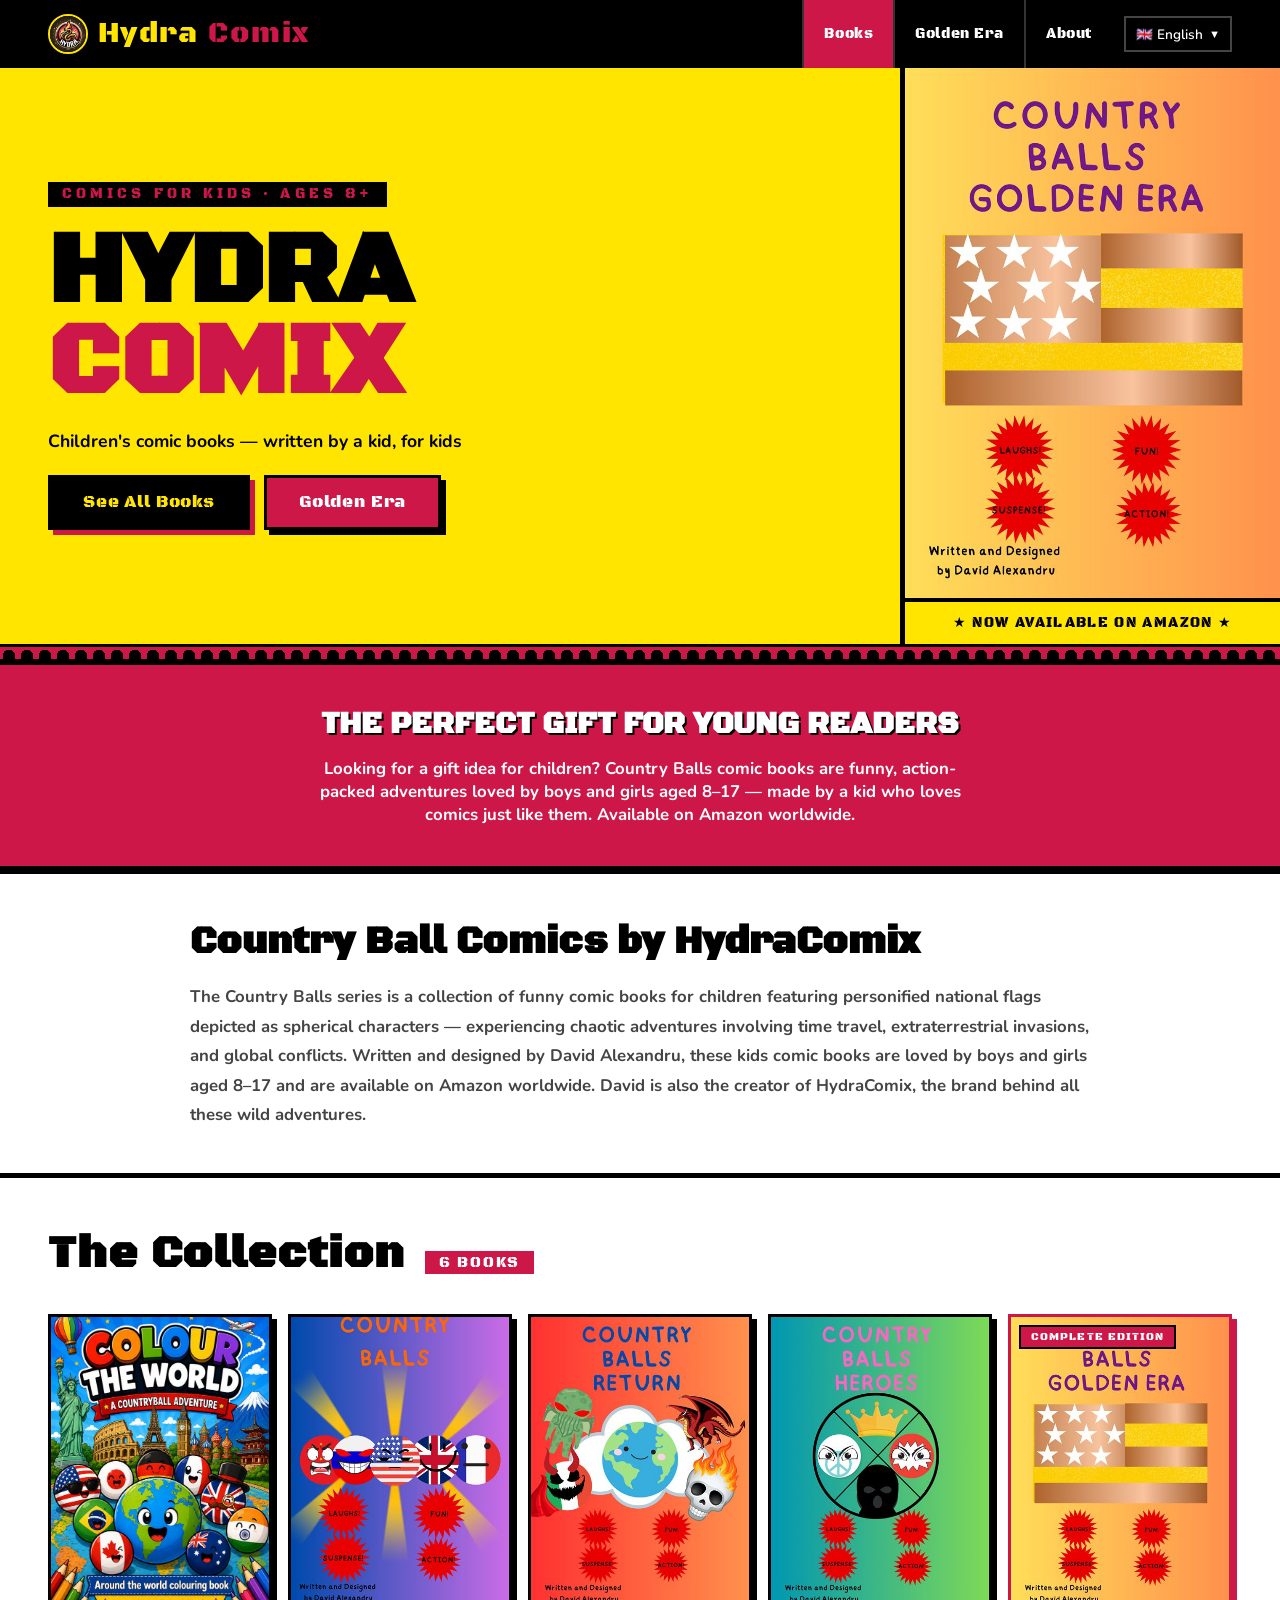
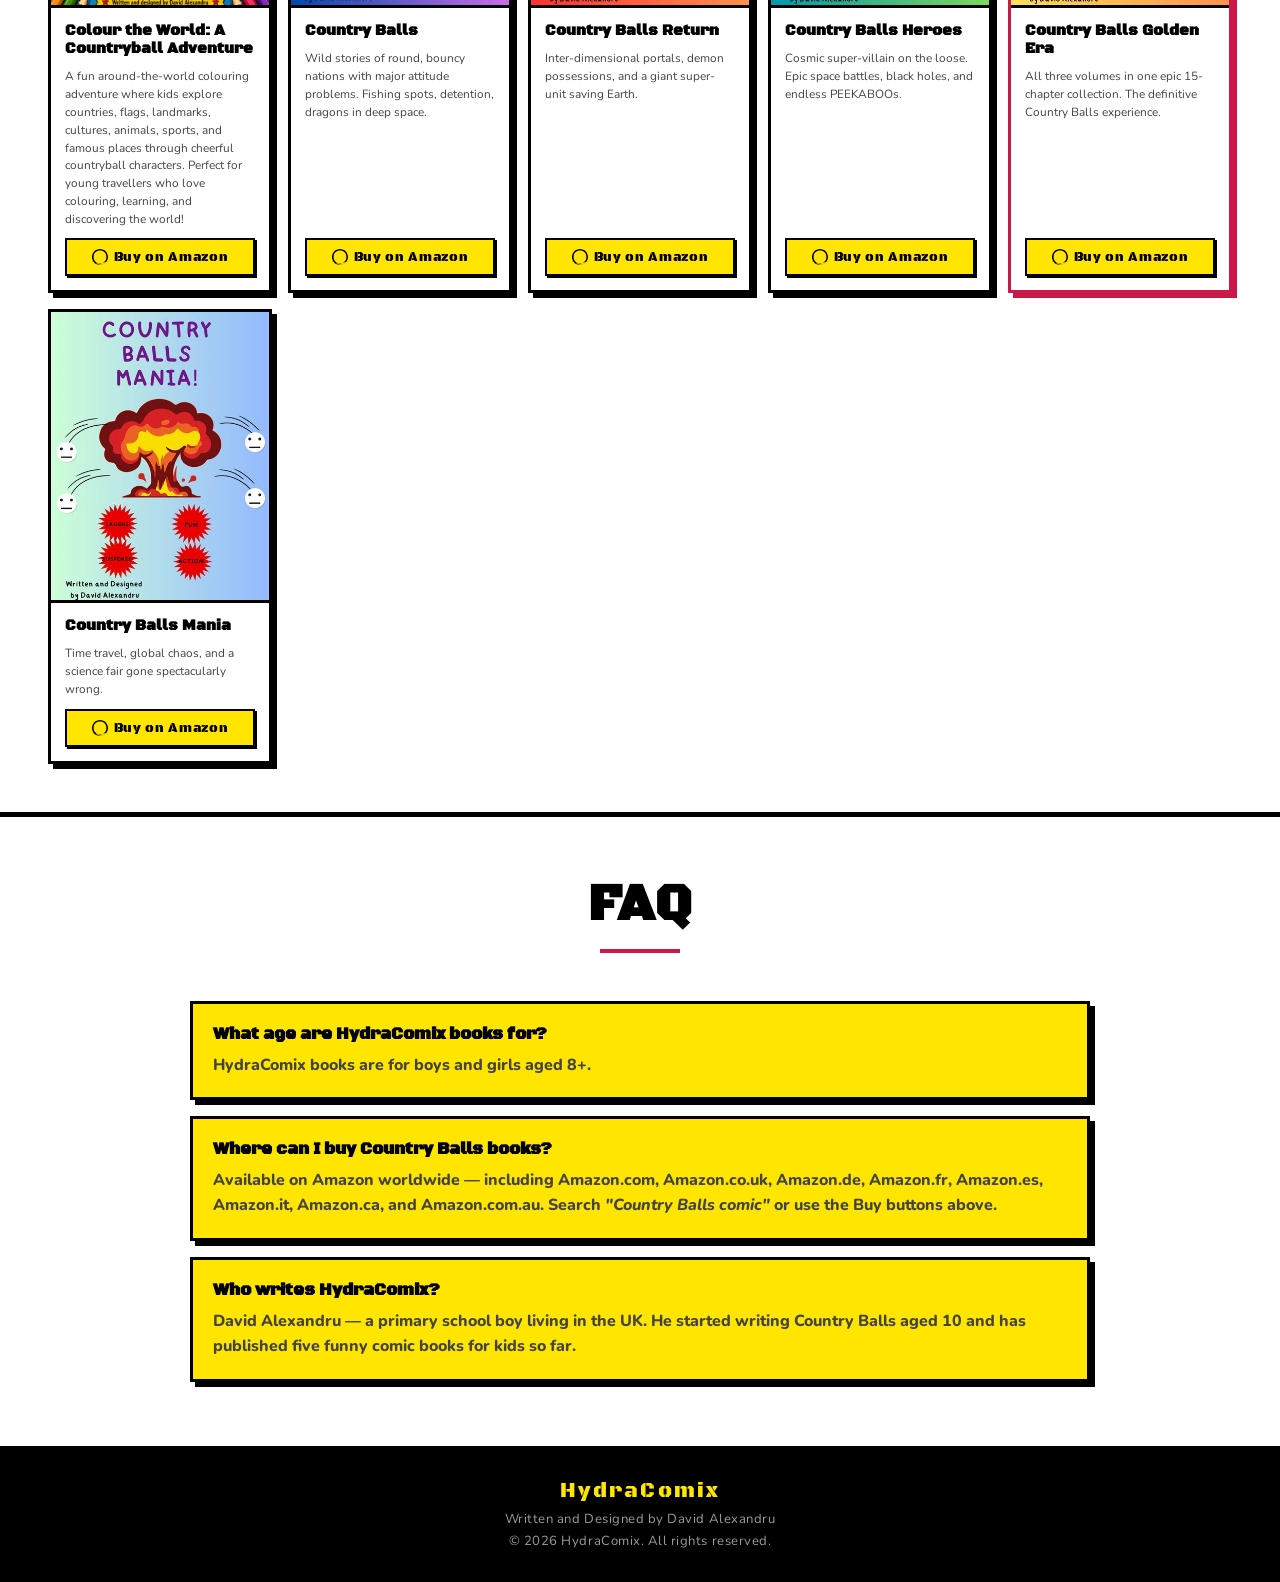
<file: index.html>
<!DOCTYPE html>
<html lang="en">
<head>
  <meta charset="UTF-8" />
  <meta name="viewport" content="width=device-width, initial-scale=1.0" />
  <title>HydraComix — Funny Comic Books for Boys &amp; Girls | Ages 8–17 | Available on Amazon</title>
  <meta name="description" content="HydraComix brings you funny comic books for boys and girls aged 8–17. The Country Balls series by David Alexandru — a brilliant gift idea for children, available on Amazon worldwide." />
  <link rel="canonical" href="https://www.hydra-comix.com/" />
  <!-- Open Graph -->
  <meta property="og:type" content="website" />
  <meta property="og:site_name" content="HydraComix" />
  <meta property="og:title" content="HydraComix — Funny Comic Books for Boys &amp; Girls | Ages 8–17 | Available on Amazon" />
  <meta property="og:description" content="HydraComix brings you funny comic books for boys and girls aged 8–17. The Country Balls series by David Alexandru — a brilliant gift idea for children, available on Amazon worldwide." />
  <meta property="og:url" content="https://www.hydra-comix.com/" />
  <meta property="og:image" content="https://www.hydra-comix.com/assets/images/social/hydracomix-og.jpg" />
  <meta property="og:image:alt" content="HydraComix Country Balls comic books for kids by David Alexandru" />
  <!-- Twitter Card -->
  <meta name="twitter:card" content="summary_large_image" />
  <meta name="twitter:title" content="HydraComix — Funny Comic Books for Boys &amp; Girls | Ages 8–17 | Available on Amazon" />
  <meta name="twitter:description" content="HydraComix brings you funny comic books for boys and girls aged 8–17. The Country Balls series by David Alexandru — a brilliant gift idea for children, available on Amazon worldwide." />
  <meta name="twitter:image" content="https://www.hydra-comix.com/assets/images/social/hydracomix-og.jpg" />
  <meta property="og:image:width" content="1200" />
  <meta property="og:image:height" content="630" />
  <!-- JSON-LD: Organization -->
  <script type="application/ld+json">
  {
    "@context": "https://schema.org",
    "@type": "Organization",
    "name": "HydraComix",
    "url": "https://www.hydra-comix.com/",
    "logo": "https://www.hydra-comix.com/assets/images/hydracomix-logo.jpg",
    "sameAs": ["https://github.com/ioanas78/hydra-comix-website"]
  }
  </script>
  <!-- JSON-LD: Book list -->
  <script type="application/ld+json">
  {
    "@context": "https://schema.org",
    "@type": "ItemList",
    "name": "Country Balls Children's Comic Books",
    "description": "Comic books for kids by David Alexandru — a perfect gift idea for children, boys and girls aged 8–17.",
    "itemListElement": [
      {
        "@type": "ListItem", "position": 1,
        "item": {
          "@type": "Book",
          "name": "Colour the World: A Countryball Adventure",
          "author": {"@type": "Person", "name": "David Alexandru"},
          "genre": "Children's Coloring Book",
          "inLanguage": "en",
          "audience": {"@type": "Audience", "audienceType": "Children"},
          "url": "https://www.amazon.co.uk/dp/B0H75TLTLW/",
          "image": "https://www.hydra-comix.com/assets/images/covers/country-balls-coloring-book-cover.jpg",
          "offers": {
            "@type": "Offer",
            "url": "https://www.amazon.co.uk/dp/B0H75TLTLW/",
            "availability": "https://schema.org/InStock"
          }
        }
      },
      {
        "@type": "ListItem", "position": 2,
        "item": {
          "@type": "Book",
          "name": "Country Balls",
          "author": {"@type": "Person", "name": "David Alexandru"},
          "genre": "Children's Comic Book",
          "inLanguage": "en",
          "audience": {"@type": "Audience", "audienceType": "Children"},
          "url": "https://www.amazon.co.uk/dp/B0DRYSM7GJ/",
          "image": "https://www.hydra-comix.com/assets/images/covers/country-balls-cover.jpg",
          "offers": {
            "@type": "Offer",
            "url": "https://www.amazon.co.uk/dp/B0DRYSM7GJ/",
            "availability": "https://schema.org/InStock"
          }
        }
      },
      {
        "@type": "ListItem", "position": 3,
        "item": {
          "@type": "Book",
          "name": "Country Balls Return",
          "author": {"@type": "Person", "name": "David Alexandru"},
          "genre": "Children's Comic Book",
          "inLanguage": "en",
          "audience": {"@type": "Audience", "audienceType": "Children"},
          "url": "https://www.amazon.co.uk/dp/B0DSSZMV83/",
          "image": "https://www.hydra-comix.com/assets/images/covers/country-balls-return-cover.jpg",
          "offers": {
            "@type": "Offer",
            "url": "https://www.amazon.co.uk/dp/B0DSSZMV83/",
            "availability": "https://schema.org/InStock"
          }
        }
      },
      {
        "@type": "ListItem", "position": 4,
        "item": {
          "@type": "Book",
          "name": "Country Balls Heroes",
          "author": {"@type": "Person", "name": "David Alexandru"},
          "genre": "Children's Comic Book",
          "inLanguage": "en",
          "audience": {"@type": "Audience", "audienceType": "Children"},
          "url": "https://www.amazon.co.uk/dp/B0DWKBCD7X/",
          "image": "https://www.hydra-comix.com/assets/images/covers/country-balls-heroes-cover.jpg",
          "offers": {
            "@type": "Offer",
            "url": "https://www.amazon.co.uk/dp/B0DWKBCD7X/",
            "availability": "https://schema.org/InStock"
          }
        }
      },
      {
        "@type": "ListItem", "position": 5,
        "item": {
          "@type": "Book",
          "name": "Country Balls Golden Era",
          "author": {"@type": "Person", "name": "David Alexandru"},
          "genre": "Children's Comic Book",
          "inLanguage": "en",
          "audience": {"@type": "Audience", "audienceType": "Children"},
          "url": "https://www.amazon.co.uk/dp/B0DZVQ4DCX/",
          "image": "https://www.hydra-comix.com/assets/images/covers/country-balls-golden-era-cover.jpg",
          "offers": {
            "@type": "Offer",
            "url": "https://www.amazon.co.uk/dp/B0DZVQ4DCX/",
            "availability": "https://schema.org/InStock"
          }
        }
      },
      {
        "@type": "ListItem", "position": 6,
        "item": {
          "@type": "Book",
          "name": "Country Balls Mania",
          "author": {"@type": "Person", "name": "David Alexandru"},
          "genre": "Children's Comic Book",
          "inLanguage": "en",
          "audience": {"@type": "Audience", "audienceType": "Children"},
          "url": "https://www.amazon.co.uk/dp/B0GJPTJBG5/",
          "image": "https://www.hydra-comix.com/assets/images/covers/country-balls-mania-cover.jpg",
          "offers": {
            "@type": "Offer",
            "url": "https://www.amazon.co.uk/dp/B0GJPTJBG5/",
            "availability": "https://schema.org/InStock"
          }
        }
      }
    ]
  }
  </script>
  <!-- JSON-LD: FAQ -->
  <script type="application/ld+json">
  {
    "@context": "https://schema.org",
    "@type": "FAQPage",
    "mainEntity": [
      {
        "@type": "Question",
        "name": "What age are HydraComix books for?",
        "acceptedAnswer": {
          "@type": "Answer",
          "text": "HydraComix books are for boys and girls aged 8+."
        }
      },
      {
        "@type": "Question",
        "name": "Where can I buy Country Balls books?",
        "acceptedAnswer": {
          "@type": "Answer",
          "text": "On Amazon."
        }
      },
      {
        "@type": "Question",
        "name": "Who writes HydraComix?",
        "acceptedAnswer": {
          "@type": "Answer",
          "text": "David Alexandru - a primary school boy living in the UK."
        }
      }
    ]
  }
  </script>
  <link rel="preconnect" href="https://fonts.googleapis.com" />
  <link rel="preconnect" href="https://fonts.gstatic.com" crossorigin />
  <link rel="stylesheet" href="styles.css" />
</head>
<body>

  <!-- ── Navbar ── -->
  <nav class="navbar">
    <a class="nav-brand" href="index.html">
      <img src="assets/images/hydracomix-logo.jpg" alt="HydraComix logo" class="nav-brand-logo" />
      Hydra<span>Comix</span>
    </a>

    <ul class="nav-links" id="nav-links">
      <li><a href="index.html" class="active" data-i18n="nav.books">Books</a></li>
      <li><a href="golden-era.html" data-i18n="nav.goldenEra">Golden Era</a></li>
      <li><a href="about.html" data-i18n="nav.about">About</a></li>
    </ul>

    <!-- Language dropdown -->
    <div class="lang-dropdown">
      <button class="lang-btn" type="button" aria-label="Select language" aria-haspopup="listbox" aria-expanded="false" aria-controls="lang-menu">
        <span id="lang-btn-label">🇬🇧 English</span>
        <span class="chevron">▼</span>
      </button>
      <div class="lang-menu" id="lang-menu" role="listbox" aria-label="Language options">
        <button class="lang-option active" type="button" data-lang="en" role="option" aria-selected="true">🇬🇧 English</button>
        <button class="lang-option coming-soon" type="button" data-lang="fr" role="option" aria-selected="false" disabled>🇫🇷 Français <span class="coming-soon-tag" data-i18n="lang.comingSoon">soon</span></button>
        <button class="lang-option coming-soon" type="button" data-lang="de" role="option" aria-selected="false" disabled>🇩🇪 Deutsch <span class="coming-soon-tag" data-i18n="lang.comingSoon">soon</span></button>
        <button class="lang-option coming-soon" type="button" data-lang="ro" role="option" aria-selected="false" disabled>🇷🇴 Română <span class="coming-soon-tag" data-i18n="lang.comingSoon">soon</span></button>
      </div>
    </div>

    <!-- Hamburger (mobile) -->
    <button class="hamburger" type="button" aria-label="Toggle menu" aria-expanded="false" aria-controls="nav-links">
      <span></span><span></span><span></span>
    </button>
  </nav>

  <!-- ── Hero ── -->
  <section class="hero">
    <div class="hero-left">
      <div class="hero-eyebrow">Comics for Kids · Ages 8+</div>
      <h1 class="hero-title">
        HYDRA<br/><span class="pink">COMIX</span>
      </h1>
      <p class="hero-sub" data-i18n="hero.subtitle">Comics by a kid, for kids</p>
      <div class="hero-cta-row">
        <a class="btn btn-primary" href="#books">See All Books</a>
        <a class="btn btn-secondary" href="golden-era.html">Golden Era</a>
      </div>
    </div>
    <div class="hero-right">
      <img src="assets/images/covers/country-balls-golden-era-cover-large.jpg" alt="Country Balls Golden Era comic book cover by David Alexandru" width="707" height="1000" fetchpriority="high" decoding="async" />
      <div class="hero-right-badge">★ NOW AVAILABLE ON AMAZON ★</div>
    </div>
  </section>

  <!-- ── Dot strip decoration ── -->
  <div class="dot-strip"></div>

  <!-- ── Gift Callout ── -->
  <section class="gift-callout">
    <h2 data-i18n="gift.title">The Perfect Gift for Young Readers</h2>
    <p data-i18n="gift.text">Looking for a gift idea for children? Country Balls comic books are a hit with boys and girls aged 8–17 — fun, colourful kids books made by a kid who loves comics just like them. A present idea that children actually want to read.</p>
  </section>

  <section class="series-intro" aria-labelledby="series-intro-title">
    <h2 id="series-intro-title">Country Ball Comics by HydraComix</h2>
    <p>The Country Balls series is a collection of funny comic books for children featuring personified national flags depicted as spherical characters — experiencing chaotic adventures involving time travel, extraterrestrial invasions, and global conflicts. Written and designed by David Alexandru, these kids comic books are loved by boys and girls aged 8–17 and are available on Amazon worldwide. David is also the creator of HydraComix, the brand behind all these wild adventures.</p>
  </section>

  <!-- ── Books Section ── -->
  <section class="books-section" id="books">
    <div class="books-header">
      <h2 class="books-title" data-i18n="books.sectionTitle">The Collection</h2>
      <span class="books-count">6 BOOKS</span>
    </div>

    <div class="books-grid">

      <!-- Book 1: Colour the World (coloring book) -->
      <article class="book-card">
        <div class="book-cover">
          <img src="assets/images/covers/country-balls-coloring-book-cover.jpg" alt="Colour the World: A Countryball Adventure coloring book cover by David Alexandru" width="450" height="600" loading="lazy" decoding="async" />
        </div>
        <div class="book-body">
          <h3 class="book-title">Colour the World: A Countryball Adventure</h3>
          <p class="book-desc">A fun around-the-world colouring adventure where kids explore countries, flags, landmarks, cultures, animals, sports, and famous places through cheerful countryball characters. Perfect for young travellers who love colouring, learning, and discovering the world!</p>
          <a class="btn-amazon"
             href="https://www.amazon.co.uk/dp/B0H75TLTLW/"
             target="_blank" rel="noopener">
            <svg viewBox="0 0 24 24" xmlns="http://www.w3.org/2000/svg"><path d="M.045 18.02c.072-.116.187-.124.348-.022 3.636 2.11 7.594 3.166 11.87 3.166 2.852 0 5.668-.533 8.447-1.595l.315-.14c.138-.06.234-.1.293-.13.226-.088.39.025.293.226-.236.506-1.136 1.308-2.693 2.406-1.555 1.1-3.3 1.65-5.234 1.65-2.007 0-3.87-.527-5.585-1.583-1.715-1.055-2.955-2.345-3.72-3.873-.08-.156-.056-.28.052-.388zM12 0C5.373 0 0 5.373 0 12s5.373 12 12 12 12-5.373 12-12S18.627 0 12 0zm0 21.6C6.48 21.6 2.4 17.52 2.4 12S6.48 2.4 12 2.4 21.6 6.48 21.6 12 17.52 21.6 12 21.6z"/></svg>
            <span data-i18n="books.buyButton">Buy on Amazon</span>
          </a>
        </div>
      </article>

      <!-- Book 2: Country Balls -->
      <article class="book-card">
        <div class="book-cover">
          <img src="assets/images/covers/country-balls-cover.jpg" alt="Country Balls comic book cover by David Alexandru" width="424" height="600" loading="lazy" decoding="async" />
        </div>
        <div class="book-body">
          <h3 class="book-title">Country Balls</h3>
          <p class="book-desc">Wild stories of round, bouncy nations with major attitude problems. Fishing spots, detention, dragons in deep space.</p>
          <a class="btn-amazon"
             href="https://www.amazon.co.uk/dp/B0DRYSM7GJ/"
             target="_blank" rel="noopener">
            <svg viewBox="0 0 24 24" xmlns="http://www.w3.org/2000/svg"><path d="M.045 18.02c.072-.116.187-.124.348-.022 3.636 2.11 7.594 3.166 11.87 3.166 2.852 0 5.668-.533 8.447-1.595l.315-.14c.138-.06.234-.1.293-.13.226-.088.39.025.293.226-.236.506-1.136 1.308-2.693 2.406-1.555 1.1-3.3 1.65-5.234 1.65-2.007 0-3.87-.527-5.585-1.583-1.715-1.055-2.955-2.345-3.72-3.873-.08-.156-.056-.28.052-.388zM12 0C5.373 0 0 5.373 0 12s5.373 12 12 12 12-5.373 12-12S18.627 0 12 0zm0 21.6C6.48 21.6 2.4 17.52 2.4 12S6.48 2.4 12 2.4 21.6 6.48 21.6 12 17.52 21.6 12 21.6z"/></svg>
            <span data-i18n="books.buyButton">Buy on Amazon</span>
          </a>
        </div>
      </article>

      <!-- Book 3: Country Balls Return -->
      <article class="book-card">
        <div class="book-cover">
          <img src="assets/images/covers/country-balls-return-cover.jpg" alt="Country Balls Return comic book cover by David Alexandru" width="424" height="600" loading="lazy" decoding="async" />
        </div>
        <div class="book-body">
          <h3 class="book-title">Country Balls Return</h3>
          <p class="book-desc">Inter-dimensional portals, demon possessions, and a giant super-unit saving Earth.</p>
          <a class="btn-amazon"
             href="https://www.amazon.co.uk/dp/B0DSSZMV83/"
             target="_blank" rel="noopener">
            <svg viewBox="0 0 24 24" xmlns="http://www.w3.org/2000/svg"><path d="M.045 18.02c.072-.116.187-.124.348-.022 3.636 2.11 7.594 3.166 11.87 3.166 2.852 0 5.668-.533 8.447-1.595l.315-.14c.138-.06.234-.1.293-.13.226-.088.39.025.293.226-.236.506-1.136 1.308-2.693 2.406-1.555 1.1-3.3 1.65-5.234 1.65-2.007 0-3.87-.527-5.585-1.583-1.715-1.055-2.955-2.345-3.72-3.873-.08-.156-.056-.28.052-.388zM12 0C5.373 0 0 5.373 0 12s5.373 12 12 12 12-5.373 12-12S18.627 0 12 0zm0 21.6C6.48 21.6 2.4 17.52 2.4 12S6.48 2.4 12 2.4 21.6 6.48 21.6 12 17.52 21.6 12 21.6z"/></svg>
            <span data-i18n="books.buyButton">Buy on Amazon</span>
          </a>
        </div>
      </article>

      <!-- Book 4: Country Balls Heroes -->
      <article class="book-card">
        <div class="book-cover">
          <img src="assets/images/covers/country-balls-heroes-cover.jpg" alt="Country Balls Heroes comic book cover by David Alexandru" width="424" height="600" loading="lazy" decoding="async" />
        </div>
        <div class="book-body">
          <h3 class="book-title">Country Balls Heroes</h3>
          <p class="book-desc">Cosmic super-villain on the loose. Epic space battles, black holes, and endless PEEKABOOs.</p>
          <a class="btn-amazon"
             href="https://www.amazon.co.uk/dp/B0DWKBCD7X/"
             target="_blank" rel="noopener">
            <svg viewBox="0 0 24 24" xmlns="http://www.w3.org/2000/svg"><path d="M.045 18.02c.072-.116.187-.124.348-.022 3.636 2.11 7.594 3.166 11.87 3.166 2.852 0 5.668-.533 8.447-1.595l.315-.14c.138-.06.234-.1.293-.13.226-.088.39.025.293.226-.236.506-1.136 1.308-2.693 2.406-1.555 1.1-3.3 1.65-5.234 1.65-2.007 0-3.87-.527-5.585-1.583-1.715-1.055-2.955-2.345-3.72-3.873-.08-.156-.056-.28.052-.388zM12 0C5.373 0 0 5.373 0 12s5.373 12 12 12 12-5.373 12-12S18.627 0 12 0zm0 21.6C6.48 21.6 2.4 17.52 2.4 12S6.48 2.4 12 2.4 21.6 6.48 21.6 12 17.52 21.6 12 21.6z"/></svg>
            <span data-i18n="books.buyButton">Buy on Amazon</span>
          </a>
        </div>
      </article>

      <!-- Book 5: Country Balls Golden Era (featured) -->
      <article class="book-card featured">
        <div class="book-cover">
          <img src="assets/images/covers/country-balls-golden-era-cover.jpg" alt="Country Balls Golden Era comic book cover by David Alexandru" width="424" height="600" loading="lazy" decoding="async" />
          <span class="featured-badge" data-i18n="books.featuredBadge">Complete Edition</span>
        </div>
        <div class="book-body">
          <h3 class="book-title">Country Balls Golden Era</h3>
          <p class="book-desc">All three volumes in one epic 15-chapter collection. The definitive Country Balls experience.</p>
          <a class="btn-amazon"
             href="https://www.amazon.co.uk/dp/B0DZVQ4DCX/"
             target="_blank" rel="noopener">
            <svg viewBox="0 0 24 24" xmlns="http://www.w3.org/2000/svg"><path d="M.045 18.02c.072-.116.187-.124.348-.022 3.636 2.11 7.594 3.166 11.87 3.166 2.852 0 5.668-.533 8.447-1.595l.315-.14c.138-.06.234-.1.293-.13.226-.088.39.025.293.226-.236.506-1.136 1.308-2.693 2.406-1.555 1.1-3.3 1.65-5.234 1.65-2.007 0-3.87-.527-5.585-1.583-1.715-1.055-2.955-2.345-3.72-3.873-.08-.156-.056-.28.052-.388zM12 0C5.373 0 0 5.373 0 12s5.373 12 12 12 12-5.373 12-12S18.627 0 12 0zm0 21.6C6.48 21.6 2.4 17.52 2.4 12S6.48 2.4 12 2.4 21.6 6.48 21.6 12 17.52 21.6 12 21.6z"/></svg>
            <span data-i18n="books.buyButton">Buy on Amazon</span>
          </a>
        </div>
      </article>

      <!-- Book 6: Country Balls Mania -->
      <article class="book-card">
        <div class="book-cover">
          <img src="assets/images/covers/country-balls-mania-cover.jpg" alt="Country Balls Mania comic book cover by David Alexandru" width="424" height="600" loading="lazy" decoding="async" />
        </div>
        <div class="book-body">
          <h3 class="book-title">Country Balls Mania</h3>
          <p class="book-desc">Time travel, global chaos, and a science fair gone spectacularly wrong.</p>
          <a class="btn-amazon"
             href="https://www.amazon.co.uk/dp/B0GJPTJBG5/"
             target="_blank" rel="noopener">
            <svg viewBox="0 0 24 24" xmlns="http://www.w3.org/2000/svg"><path d="M.045 18.02c.072-.116.187-.124.348-.022 3.636 2.11 7.594 3.166 11.87 3.166 2.852 0 5.668-.533 8.447-1.595l.315-.14c.138-.06.234-.1.293-.13.226-.088.39.025.293.226-.236.506-1.136 1.308-2.693 2.406-1.555 1.1-3.3 1.65-5.234 1.65-2.007 0-3.87-.527-5.585-1.583-1.715-1.055-2.955-2.345-3.72-3.873-.08-.156-.056-.28.052-.388zM12 0C5.373 0 0 5.373 0 12s5.373 12 12 12 12-5.373 12-12S18.627 0 12 0zm0 21.6C6.48 21.6 2.4 17.52 2.4 12S6.48 2.4 12 2.4 21.6 6.48 21.6 12 17.52 21.6 12 21.6z"/></svg>
            <span data-i18n="books.buyButton">Buy on Amazon</span>
          </a>
        </div>
      </article>

    </div><!-- /books-grid -->
  </section>

  <section class="faq-section" aria-labelledby="faq-title">
    <h2 id="faq-title" class="section-title">FAQ</h2>
    <div class="section-divider"></div>
    <div class="faq-list">
      <article class="faq-item">
        <h3>What age are HydraComix books for?</h3>
        <p>HydraComix books are for boys and girls aged 8+.</p>
      </article>
      <article class="faq-item">
        <h3>Where can I buy Country Balls books?</h3>
        <p>Available on Amazon worldwide — including Amazon.com, Amazon.co.uk, Amazon.de, Amazon.fr, Amazon.es, Amazon.it, Amazon.ca, and Amazon.com.au. Search <em>"Country Balls comic"</em> or use the Buy buttons above.</p>
      </article>
      <article class="faq-item">
        <h3>Who writes HydraComix?</h3>
        <p>David Alexandru — a primary school boy living in the UK. He started writing Country Balls aged 10 and has published five funny comic books for kids so far.</p>
      </article>
    </div>
  </section>

  <!-- ── Footer ── -->
  <footer class="footer">
    <div class="footer-logo-text">HydraComix</div>
    <p class="footer-tagline" data-i18n="footer.tagline">Written and Designed by David Alexandru</p>
    <p class="footer-copy" data-i18n="footer.copyright">© 2026 HydraComix. All rights reserved.</p>
  </footer>

  <script src="i18n.js"></script>
</body>
</html>
</file>
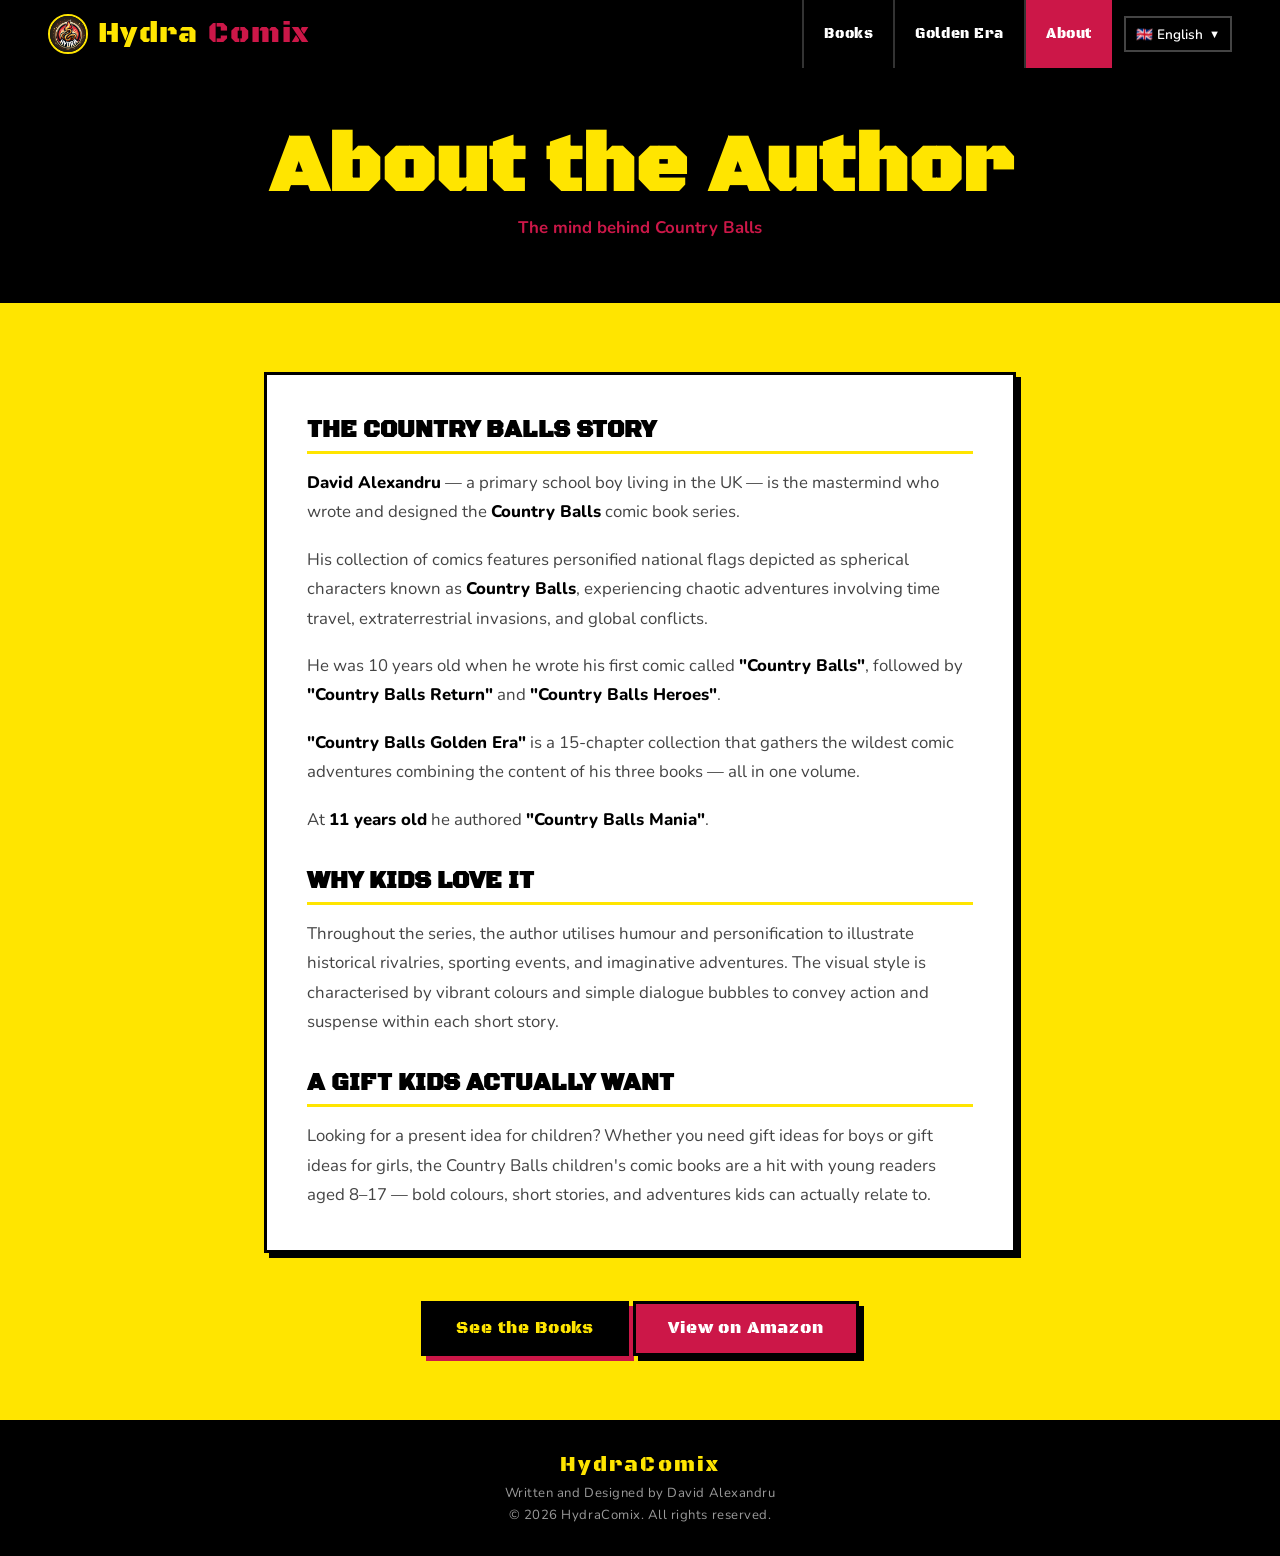
<file: about.html>
<!DOCTYPE html>
<html lang="en">
<head>
  <meta charset="UTF-8" />
  <meta name="viewport" content="width=device-width, initial-scale=1.0" />
  <title>About David Alexandru — Author of HydraComix Children's Comic Books</title>
  <meta name="description" content="Meet David Alexandru, young UK author of the Country Balls funny comic books for boys and girls aged 8–17. Five kids comic books available on Amazon worldwide." />
  <link rel="canonical" href="https://www.hydra-comix.com/about.html" />
  <!-- Open Graph -->
  <meta property="og:type" content="profile" />
  <meta property="og:site_name" content="HydraComix" />
  <meta property="og:title" content="About David Alexandru — Author of HydraComix Children's Comic Books" />
  <meta property="og:description" content="Meet David Alexandru, young UK author of the Country Balls funny comic books for boys and girls aged 8–17. Five kids comic books available on Amazon worldwide." />
  <meta property="og:url" content="https://www.hydra-comix.com/about.html" />
  <meta property="og:image" content="https://www.hydra-comix.com/assets/images/social/hydracomix-og.jpg" />
  <meta property="og:image:alt" content="HydraComix Country Balls comic books by David Alexandru" />
  <!-- Twitter Card -->
  <meta name="twitter:card" content="summary_large_image" />
  <meta name="twitter:title" content="About David Alexandru — Author of HydraComix Children's Comic Books" />
  <meta name="twitter:description" content="Meet David Alexandru, young UK author of the Country Balls funny comic books for boys and girls aged 8–17. Five kids comic books available on Amazon worldwide." />
  <meta name="twitter:image" content="https://www.hydra-comix.com/assets/images/social/hydracomix-og.jpg" />
  <meta property="og:image:width" content="1200" />
  <meta property="og:image:height" content="630" />
  <!-- JSON-LD: Person -->
  <script type="application/ld+json">
  {
    "@context": "https://schema.org",
    "@type": "Person",
    "name": "David Alexandru",
    "jobTitle": "Children's Comic Book Author",
    "worksFor": {"@type": "Organization", "name": "HydraComix"},
    "description": "Young UK-based author and designer of the Country Balls children's comic book series — five kids books featuring personified national flags in chaotic adventures.",
    "url": "https://www.hydra-comix.com/about.html",
    "sameAs": ["https://www.amazon.co.uk/stores/David-Alexandru/author/B0F5HLY1M5"]
  }
  </script>
  <!-- JSON-LD: Breadcrumbs -->
  <script type="application/ld+json">
  {
    "@context": "https://schema.org",
    "@type": "BreadcrumbList",
    "itemListElement": [
      {
        "@type": "ListItem",
        "position": 1,
        "name": "HydraComix",
        "item": "https://www.hydra-comix.com/"
      },
      {
        "@type": "ListItem",
        "position": 2,
        "name": "About David Alexandru",
        "item": "https://www.hydra-comix.com/about.html"
      }
    ]
  }
  </script>
  <link rel="stylesheet" href="styles.css" />
</head>
<body>

  <!-- ── Navbar ── -->
  <nav class="navbar">
    <a class="nav-brand" href="index.html">
      <img src="assets/images/hydracomix-logo.jpg" alt="HydraComix logo" class="nav-brand-logo" />
      Hydra<span>Comix</span>
    </a>

    <ul class="nav-links" id="nav-links">
      <li><a href="index.html" data-i18n="nav.books">Books</a></li>
      <li><a href="golden-era.html" data-i18n="nav.goldenEra">Golden Era</a></li>
      <li><a href="about.html" class="active" data-i18n="nav.about">About</a></li>
    </ul>

    <!-- Language dropdown -->
    <div class="lang-dropdown">
      <button class="lang-btn" type="button" aria-label="Select language" aria-haspopup="listbox" aria-expanded="false" aria-controls="lang-menu">
        <span id="lang-btn-label">🇬🇧 English</span>
        <span class="chevron">▼</span>
      </button>
      <div class="lang-menu" id="lang-menu" role="listbox" aria-label="Language options">
        <button class="lang-option active" type="button" data-lang="en" role="option" aria-selected="true">🇬🇧 English</button>
        <button class="lang-option coming-soon" type="button" data-lang="fr" role="option" aria-selected="false" disabled>🇫🇷 Français <span class="coming-soon-tag" data-i18n="lang.comingSoon">soon</span></button>
        <button class="lang-option coming-soon" type="button" data-lang="de" role="option" aria-selected="false" disabled>🇩🇪 Deutsch <span class="coming-soon-tag" data-i18n="lang.comingSoon">soon</span></button>
        <button class="lang-option coming-soon" type="button" data-lang="ro" role="option" aria-selected="false" disabled>🇷🇴 Română <span class="coming-soon-tag" data-i18n="lang.comingSoon">soon</span></button>
      </div>
    </div>

    <button class="hamburger" type="button" aria-label="Toggle menu" aria-expanded="false" aria-controls="nav-links">
      <span></span><span></span><span></span>
    </button>
  </nav>

  <!-- ── About Hero ── -->
  <section class="about-hero">
    <h1 class="page-title" data-i18n="about.title">About the Author</h1>
    <p class="page-subtitle" data-i18n="about.subtitle">The mind behind Country Balls</p>
  </section>

  <!-- ── Author Content ── -->
  <main class="about-content">

    <div class="about-text-box">

      <h2 data-i18n="about.storyTitle">The Country Balls Story</h2>

      <p>
        <strong>David Alexandru</strong> — a primary school boy living in the UK — is the mastermind
        who wrote and designed the <strong>Country Balls</strong> comic book series.
      </p>

      <p>
        His collection of comics features personified national flags depicted as spherical characters
        known as <strong>Country Balls</strong>, experiencing chaotic adventures involving
        time travel, extraterrestrial invasions, and global conflicts.
      </p>

      <p>
        He was 10 years old when he wrote his first comic called <strong>"Country Balls"</strong>,
        followed by <strong>"Country Balls Return"</strong> and <strong>"Country Balls Heroes"</strong>.
      </p>

      <p>
        <strong>"Country Balls Golden Era"</strong> is a 15-chapter collection that gathers the
        wildest comic adventures combining the content of his three books — all in one volume.
      </p>

      <p>
        At <strong>11 years old</strong> he authored <strong>"Country Balls Mania"</strong>.
      </p>

      <h2 data-i18n="about.whyTitle">Why Kids Love It</h2>

      <p>
        Throughout the series, the author utilises humour and personification to illustrate historical
        rivalries, sporting events, and imaginative adventures. The visual style is characterised by
        vibrant colours and simple dialogue bubbles to convey action and suspense within each short story.
      </p>

      <h2 data-i18n="about.giftTitle">A Gift Kids Actually Want</h2>

      <p data-i18n="about.giftText">
        Looking for a present idea for children? Whether you need gift ideas for boys or gift ideas for girls, the Country Balls children's comic books are a hit with young readers aged 8–17 — bold colours, short stories, and adventures kids can actually relate to.
      </p>

    </div>

    <!-- Back to books -->
    <div class="about-cta">
      <a href="index.html#books" class="btn btn-primary">See the Books</a>
      <a href="https://www.amazon.co.uk/stores/David-Alexandru/author/B0F5HLY1M5" class="btn btn-secondary" target="_blank" rel="noopener">View on Amazon</a>
    </div>

  </main>

  <!-- ── Footer ── -->
  <footer class="footer">
    <div class="footer-logo-text">HydraComix</div>
    <p class="footer-tagline" data-i18n="footer.tagline">Written and Designed by David Alexandru</p>
    <p class="footer-copy" data-i18n="footer.copyright">© 2026 HydraComix. All rights reserved.</p>
  </footer>

  <script src="i18n.js"></script>
</body>
</html>
</file>
<file: styles.css>
/* ============================================================
   HydraComix — Shared Stylesheet
   Theme: Pop Art Blast
   ============================================================ */

/* ── Google Fonts ── */
@import url('https://fonts.googleapis.com/css2?family=Bangers&family=Black+Ops+One&family=Nunito:wght@400;600;700;800;900&display=swap');

/* ── Design Tokens (Pop Art Blast) ── */
:root {
  --yellow:         #ffe500;
  --pink:           #cc1748;
  --black:          #000000;
  --white:          #ffffff;
  --gray-text:      #444444;
  --gray-light:     #9a9a9a;

  --font-display:   'Black Ops One', cursive;
  --font-body:      'Nunito', sans-serif;

  --border-width:   3px;
  --shadow-sm:      2px 2px 0 #000;
  --shadow-md:      5px 5px 0 #000;
  --shadow-lg:      7px 7px 0 #000;
  --shadow-pink:    5px 5px 0 var(--pink);
  --shadow-pink-lg: 7px 7px 0 var(--pink);

  --nav-h:          68px;
  --radius:         0px;

  /* Legacy tokens — keep for about.html and golden-era.html */
  --bg-dark:      #1a1008;
  --bg-card:      #221408;
  --bg-section:   #120b04;
  --accent-red:   #cc2200;
  --accent-gold:  #f5a623;
  --accent-orange:#ff6b1a;
  --text-gold:    #ffd700;
  --text-body-dk: #f0e6d3;
  --text-muted:   #9a8070;
  --glow-gold:    0 0 18px rgba(245,166,35,0.45);
  --glow-red:     0 0 18px rgba(204,34,0,0.5);
}

/* ── Reset & Base ── */
*, *::before, *::after { box-sizing: border-box; margin: 0; padding: 0; }
html { scroll-behavior: smooth; }

body {
  background: var(--yellow);
  font-family: var(--font-body);
  color: var(--black);
  min-height: 100vh;
}

/* Dark background for inner pages (about, golden-era) */
body.page-dark {
  background-color: var(--bg-dark);
  background-image: radial-gradient(circle, rgba(255,255,255,0.04) 1px, transparent 1px);
  background-size: 22px 22px;
  color: var(--text-body-dk);
}

img { max-width: 100%; display: block; }
a { color: inherit; text-decoration: none; }

a:focus-visible,
button:focus-visible {
  outline: 3px solid var(--yellow);
  outline-offset: 3px;
}

/* ── Navbar ── */
.navbar {
  background: var(--black);
  height: var(--nav-h);
  display: flex;
  align-items: center;
  padding: 0 48px;
  position: sticky;
  top: 0;
  z-index: 100;
}

.nav-brand {
  font-family: var(--font-display);
  font-size: 1.8rem;
  color: var(--yellow);
  letter-spacing: 0.05em;
  flex: 1;
  text-decoration: none;
  display: flex;
  align-items: center;
  gap: 10px;
}

.nav-brand-logo {
  width: 40px;
  height: 40px;
  object-fit: cover;
  border-radius: 50%;
  border: 2px solid var(--yellow);
  flex-shrink: 0;
}

.nav-brand span { color: var(--pink); }

.nav-links {
  display: flex;
  list-style: none;
}

.nav-links a {
  font-family: var(--font-display);
  font-size: 0.9rem;
  color: var(--white);
  padding: 0 20px;
  height: var(--nav-h);
  display: flex;
  align-items: center;
  border-left: 2px solid #333;
  letter-spacing: 0.04em;
  transition: background 0.15s, color 0.15s;
}

.nav-links a:hover  { background: var(--yellow); color: var(--black); }
.nav-links a.active { background: var(--pink);   color: var(--white); }

/* ── Language Dropdown ── */
.lang-dropdown {
  position: relative;
  flex-shrink: 0;
  margin-left: 12px;
}

.lang-btn {
  display: flex;
  align-items: center;
  gap: 6px;
  background: transparent;
  border: 2px solid #444;
  color: var(--white);
  font-family: var(--font-body);
  font-size: 0.85rem;
  font-weight: 600;
  padding: 6px 10px;
  cursor: pointer;
  transition: background 0.15s, border-color 0.15s;
  white-space: nowrap;
  height: 36px;
}

.lang-btn:hover { background: rgba(255,229,0,0.12); border-color: var(--yellow); }

.lang-btn .chevron {
  font-size: 0.7rem;
  transition: transform 0.2s;
}

.lang-dropdown.open .chevron { transform: rotate(180deg); }

.lang-menu {
  display: none;
  position: absolute;
  right: 0;
  top: calc(100% + 6px);
  background: var(--black);
  border: 2px solid var(--yellow);
  min-width: 160px;
  overflow: hidden;
  box-shadow: 4px 4px 0 var(--yellow);
  z-index: 200;
}

.lang-dropdown.open .lang-menu { display: block; }

.lang-option {
  display: flex;
  align-items: center;
  gap: 10px;
  width: 100%;
  border: 0;
  background: transparent;
  padding: 10px 16px;
  font-size: 0.9rem;
  font-weight: 600;
  font-family: var(--font-body);
  text-align: left;
  cursor: pointer;
  color: var(--white);
  transition: background 0.15s;
}

.lang-option:hover { background: rgba(255,229,0,0.1); }
.lang-option.active { color: var(--yellow); }

.lang-option.coming-soon {
  opacity: 0.4;
  cursor: default;
  font-style: italic;
}

.lang-option .coming-soon-tag {
  margin-left: auto;
  font-size: 0.68rem;
  color: var(--gray-light);
  font-style: normal;
}

/* ── Hamburger (mobile) ── */
.hamburger {
  display: none;
  flex-direction: column;
  gap: 5px;
  background: none;
  border: none;
  cursor: pointer;
  padding: 4px;
  margin-left: 12px;
}

.hamburger span {
  display: block;
  width: 26px;
  height: 3px;
  background: var(--yellow);
  border-radius: 0;
}

/* ── Hero ── */
.hero {
  display: grid;
  grid-template-columns: 1fr 380px;
  min-height: 240px;
}

.hero-left {
  padding: 20px 48px;
  display: flex;
  flex-direction: column;
  justify-content: center;
  gap: 20px;
}

.hero-eyebrow {
  font-family: var(--font-display);
  font-size: 0.85rem;
  letter-spacing: 0.3em;
  color: var(--pink);
  background: var(--black);
  display: inline-block;
  padding: 4px 14px;
  width: fit-content;
  text-transform: uppercase;
}

.hero-title {
  font-family: var(--font-display);
  font-size: clamp(3.5rem, 8vw, 8rem);
  line-height: 0.88;
  color: var(--black);
  text-transform: uppercase;
}

.hero-title .pink { color: var(--pink); }

.hero-sub {
  font-size: 1.1rem;
  font-weight: 700;
  color: var(--black);
  max-width: 480px;
  line-height: 1.55;
}

.hero-cta-row {
  display: flex;
  gap: 14px;
  align-items: center;
  flex-wrap: wrap;
}

/* ── Buttons ── */
.btn {
  font-family: var(--font-display);
  font-size: 1.05rem;
  letter-spacing: 0.05em;
  padding: 14px 32px;
  border: var(--border-width) solid var(--black);
  display: inline-block;
  transition: transform 0.15s, box-shadow 0.15s;
  cursor: pointer;
}

.btn-primary {
  background: var(--black);
  color: var(--yellow);
  box-shadow: var(--shadow-pink);
}
.btn-primary:hover {
  transform: translate(-2px, -2px);
  box-shadow: var(--shadow-pink-lg);
}

.btn-secondary {
  background: var(--pink);
  color: var(--white);
  box-shadow: var(--shadow-md);
}
.btn-secondary:hover {
  transform: translate(-2px, -2px);
  box-shadow: var(--shadow-lg);
}

/* ── Hero Right Panel ── */
.hero-right {
  background: var(--pink);
  border-left: 5px solid var(--black);
  display: flex;
  flex-direction: column;
  overflow: hidden;
}

.hero-right img {
  flex: 1;
  width: 100%;
  object-fit: cover;
  object-position: top;
  display: block;
}

.hero-right-badge {
  background: var(--yellow);
  color: var(--black);
  font-family: var(--font-display);
  font-size: 0.85rem;
  letter-spacing: 0.1em;
  text-align: center;
  padding: 12px;
  border-top: 4px solid var(--black);
}

/* ── Dot Strip ── */
.dot-strip {
  height: 18px;
  background-image: radial-gradient(circle, var(--black) 50%, transparent 50%);
  background-size: 18px 18px;
  background-color: var(--pink);
  border-top: 3px solid var(--black);
  border-bottom: 3px solid var(--black);
}

/* ── Gift Callout ── */
.gift-callout {
  background: var(--pink);
  border-top: 3px solid var(--black);
  border-bottom: 3px solid var(--black);
  text-align: center;
  padding: 40px 24px;
}
.gift-callout h2 {
  font-family: var(--font-display);
  font-size: clamp(1.3rem, 3vw, 1.9rem);
  color: var(--white);
  text-shadow: 2px 2px 0 var(--black);
  margin-bottom: 14px;
  text-transform: uppercase;
}
.gift-callout p {
  font-family: var(--font-body);
  font-size: 1.05rem;
  max-width: 680px;
  margin: 0 auto;
  color: var(--white);
  font-weight: 700;
}

/* Intro copy for search and readers */
.series-intro {
  background: var(--white);
  border-top: 5px solid var(--black);
  padding: 44px 48px;
}

.series-intro h2 {
  font-family: var(--font-display);
  font-size: clamp(1.6rem, 4vw, 2.4rem);
  margin: 0 auto 16px;
  max-width: 900px;
  color: var(--black);
}

.series-intro p {
  max-width: 900px;
  margin: 0 auto;
  color: var(--gray-text);
  font-size: 1.05rem;
  font-weight: 700;
  line-height: 1.75;
}

/* ── Books Section ── */
.books-section {
  background: var(--white);
  border-top: 5px solid var(--black);
  padding: 48px;
}

.books-header {
  display: flex;
  align-items: baseline;
  gap: 20px;
  margin-bottom: 32px;
}

.books-title {
  font-family: var(--font-display);
  font-size: 2.8rem;
  color: var(--black);
  letter-spacing: 0.02em;
}

.books-count {
  font-family: var(--font-display);
  font-size: 0.95rem;
  background: var(--pink);
  color: var(--white);
  padding: 2px 14px;
  letter-spacing: 0.12em;
}

.books-grid {
  display: grid;
  grid-template-columns: repeat(5, 1fr);
  gap: 16px;
}

/* ── Book Card ── */
.book-card {
  border: 3px solid var(--black);
  background: var(--white);
  box-shadow: var(--shadow-md);
  display: flex;
  flex-direction: column;
  transition: transform 0.15s, box-shadow 0.15s;
}

.book-card:hover {
  transform: translate(-2px, -2px);
  box-shadow: var(--shadow-lg);
}

.book-card.featured {
  border-color: var(--pink);
  box-shadow: var(--shadow-pink);
}
.book-card.featured:hover {
  box-shadow: var(--shadow-pink-lg);
}

.book-cover {
  aspect-ratio: 3 / 4;
  overflow: hidden;
  border-bottom: 3px solid var(--black);
  position: relative;
}

.book-cover img {
  width: 100%;
  height: 100%;
  object-fit: cover;
  display: block;
  transition: transform 0.3s;
}

.book-card:hover .book-cover img { transform: scale(1.04); }

.featured-badge {
  position: absolute;
  top: 8px;
  left: 8px;
  background: var(--pink);
  color: var(--white);
  font-family: var(--font-display);
  font-size: 0.68rem;
  letter-spacing: 0.1em;
  padding: 3px 10px;
  border: 2px solid var(--black);
  text-transform: uppercase;
}

.book-body {
  padding: 14px;
  display: flex;
  flex-direction: column;
  gap: 10px;
  flex: 1;
}

.book-title {
  font-family: var(--font-display);
  font-size: 0.95rem;
  color: var(--black);
  line-height: 1.2;
}

.book-desc {
  font-size: 0.74rem;
  line-height: 1.5;
  color: var(--gray-text);
  flex: 1;
}

/* ── Amazon Button ── */
.btn-amazon {
  background: var(--yellow);
  color: var(--black);
  border: 2px solid var(--black);
  font-family: var(--font-display);
  font-size: 0.82rem;
  letter-spacing: 0.05em;
  padding: 9px 14px;
  box-shadow: var(--shadow-sm);
  display: flex;
  align-items: center;
  justify-content: center;
  gap: 6px;
  transition: transform 0.1s, box-shadow 0.1s;
  border-radius: 0;
}
.btn-amazon:hover {
  transform: translate(-1px, -1px);
  box-shadow: 3px 3px 0 var(--black);
}
.btn-amazon svg { width: 16px; height: 16px; fill: currentColor; flex-shrink: 0; }

.btn-amazon-large {
  font-size: 1.2rem;
  padding: 14px 32px;
}

.btn-amazon-inline {
  display: inline-flex;
  padding-inline: 36px;
}

.amazon-icon-large {
  width: 22px;
  height: 22px;
  fill: currentColor;
  flex-shrink: 0;
}

/* FAQ */
.faq-section {
  background: var(--white);
  border-top: 5px solid var(--black);
  padding: 56px 48px 64px;
}

.faq-list {
  max-width: 900px;
  margin: 0 auto;
  display: grid;
  gap: 16px;
}

.faq-item {
  border: var(--border-width) solid var(--black);
  box-shadow: var(--shadow-md);
  padding: 20px;
  background: var(--yellow);
}

.faq-item h3 {
  font-family: var(--font-display);
  font-size: 1.05rem;
  margin-bottom: 8px;
  color: var(--black);
}

.faq-item p {
  color: var(--gray-text);
  font-size: 1rem;
  font-weight: 800;
  line-height: 1.55;
}

/* ── Footer ── */
.footer {
  background: var(--black);
  color: var(--gray-light);
  text-align: center;
  padding: 32px;
  font-family: var(--font-display);
  letter-spacing: 0.08em;
  font-size: 0.85rem;
}

.footer-logo-text {
  color: var(--yellow);
  font-size: 1.3rem;
  margin-bottom: 6px;
  letter-spacing: 0.1em;
}

.footer-tagline,
.footer-copy {
  font-family: var(--font-body);
  font-size: 0.82rem;
  letter-spacing: 0.04em;
  color: var(--gray-light);
  margin-top: 4px;
}

/* ── About Page ── */
.about-hero {
  background: var(--black);
  padding: 64px 48px;
  text-align: center;
  border-bottom: 5px solid var(--yellow);
}

.page-title {
  font-family: var(--font-display);
  font-size: clamp(2.4rem, 7vw, 5rem);
  color: var(--yellow);
  line-height: 0.9;
  margin-bottom: 12px;
}

.page-subtitle {
  font-size: 1.05rem;
  font-weight: 700;
  color: var(--pink);
}

.about-content {
  max-width: 800px;
  margin: 0 auto;
  padding: 64px 24px;
}

.about-text-box {
  background: var(--white);
  border: var(--border-width) solid var(--black);
  padding: 40px;
  box-shadow: var(--shadow-md);
}

.about-text-box p {
  margin-bottom: 18px;
  font-size: 1.05rem;
  line-height: 1.75;
  color: var(--gray-text);
}

.about-text-box p:last-child { margin-bottom: 0; }

.about-text-box strong {
  color: var(--black);
  font-weight: 800;
}

.about-text-box h2 {
  font-family: var(--font-display);
  font-size: clamp(1.1rem, 2.5vw, 1.5rem);
  color: var(--black);
  text-transform: uppercase;
  margin: 32px 0 14px;
  padding-bottom: 6px;
  border-bottom: 3px solid var(--yellow);
}

.about-text-box h2:first-child { margin-top: 0; }

/* ── Golden Era Page ── */
.golden-hero {
  background: var(--black);
  padding: 64px 48px;
  border-bottom: 5px solid var(--yellow);
  display: flex;
  flex-direction: column;
  align-items: center;
  gap: 32px;
}

.golden-hero-inner {
  display: flex;
  align-items: center;
  gap: 48px;
  max-width: 900px;
  width: 100%;
}

.golden-cover {
  width: 200px;
  height: auto;
  aspect-ratio: 424 / 600;
  object-fit: contain;
  flex-shrink: 0;
  border: var(--border-width) solid var(--yellow);
  box-shadow: var(--shadow-pink-lg);
}

.golden-hero-text { text-align: left; }
.golden-hero-text .page-title { text-align: left; color: var(--yellow); }

.golden-tagline {
  font-family: var(--font-display);
  font-size: 1.1rem;
  color: var(--pink);
  letter-spacing: 0.06em;
  margin-bottom: 12px;
}

.golden-meta {
  color: #888;
  font-size: 0.95rem;
}

.golden-desc {
  margin-top: 16px;
  font-size: 1rem;
  line-height: 1.7;
  color: #bbb;
  max-width: 520px;
}

/* ── Video Section ── */
.video-section {
  background: var(--white);
  padding: 64px 48px;
  text-align: center;
  border-top: 5px solid var(--black);
  border-bottom: 5px solid var(--black);
}

.video-inner {
  max-width: 900px;
  margin: 0 auto;
}

.section-title {
  font-family: var(--font-display);
  font-size: clamp(2rem, 5vw, 3.2rem);
  color: var(--black);
  text-align: center;
  margin-bottom: 12px;
  letter-spacing: 0.02em;
}

.section-divider {
  width: 80px;
  height: 4px;
  background: var(--pink);
  margin: 0 auto 48px;
}

.video-wrap {
  max-width: 860px;
  margin: 0 auto;
  border: var(--border-width) solid var(--black);
  overflow: hidden;
  box-shadow: var(--shadow-md);
}

.video-wrap video {
  width: 100%;
  display: block;
  background: #000;
}

/* ── Chapter Gallery ── */
.chapters-section {
  background: var(--white);
  padding: 64px 48px;
  border-top: 5px solid var(--black);
}

/* ── Peek Inside stack ── */
.peek-stack {
  display: flex;
  flex-direction: column;
  gap: 32px;
  max-width: 900px;
  margin: 0 auto;
}

.peek-stack img { width: 100%; display: block; }

.centered-cta,
.about-cta {
  text-align: center;
}

.centered-cta { margin-top: 56px; }
.about-cta { margin-top: 48px; }

/* ── Responsive ── */
@media (max-width: 900px) {
  .hero { grid-template-columns: 1fr; }
  .hero-right { display: none; }
  .books-grid { grid-template-columns: repeat(3, 1fr); }
}

@media (max-width: 768px) {
  .navbar { padding: 0 20px; }
  .nav-links { display: none; }
  .nav-links.open {
    display: flex;
    flex-direction: column;
    position: absolute;
    top: var(--nav-h);
    left: 0;
    right: 0;
    background: var(--black);
    border-bottom: 3px solid var(--yellow);
    z-index: 99;
  }
  .nav-links.open a {
    border-left: none;
    border-top: 1px solid #222;
    height: 52px;
    width: 100%;
  }
  .hamburger { display: flex; }
  .lang-dropdown { display: none; }
  .hero-left { padding: 16px 20px; }
  .series-intro { padding: 36px 20px; }
  .books-section { padding: 32px 20px; }
  .books-grid { grid-template-columns: repeat(2, 1fr); gap: 12px; }

  .golden-hero { padding: 48px 20px; }
  .golden-hero-inner { flex-direction: column; text-align: center; }
  .golden-hero-text .page-title { text-align: center; }
  .golden-hero-text { text-align: center; }
  .golden-desc { max-width: 100%; }
  .golden-cover { width: 160px; }
  .about-hero { padding: 48px 20px; }
  .about-text-box { padding: 24px; }
  .video-section { padding: 48px 20px; }
  .chapters-section { padding: 48px 20px; }
  .faq-section { padding: 44px 20px 52px; }
}

@media (max-width: 480px) {
  .navbar { padding: 0 16px; }
  .books-grid { grid-template-columns: 1fr 1fr; gap: 10px; }
  .hero-title { font-size: 3rem; }
  .chapters-grid { grid-template-columns: 1fr; }
}
</file>
